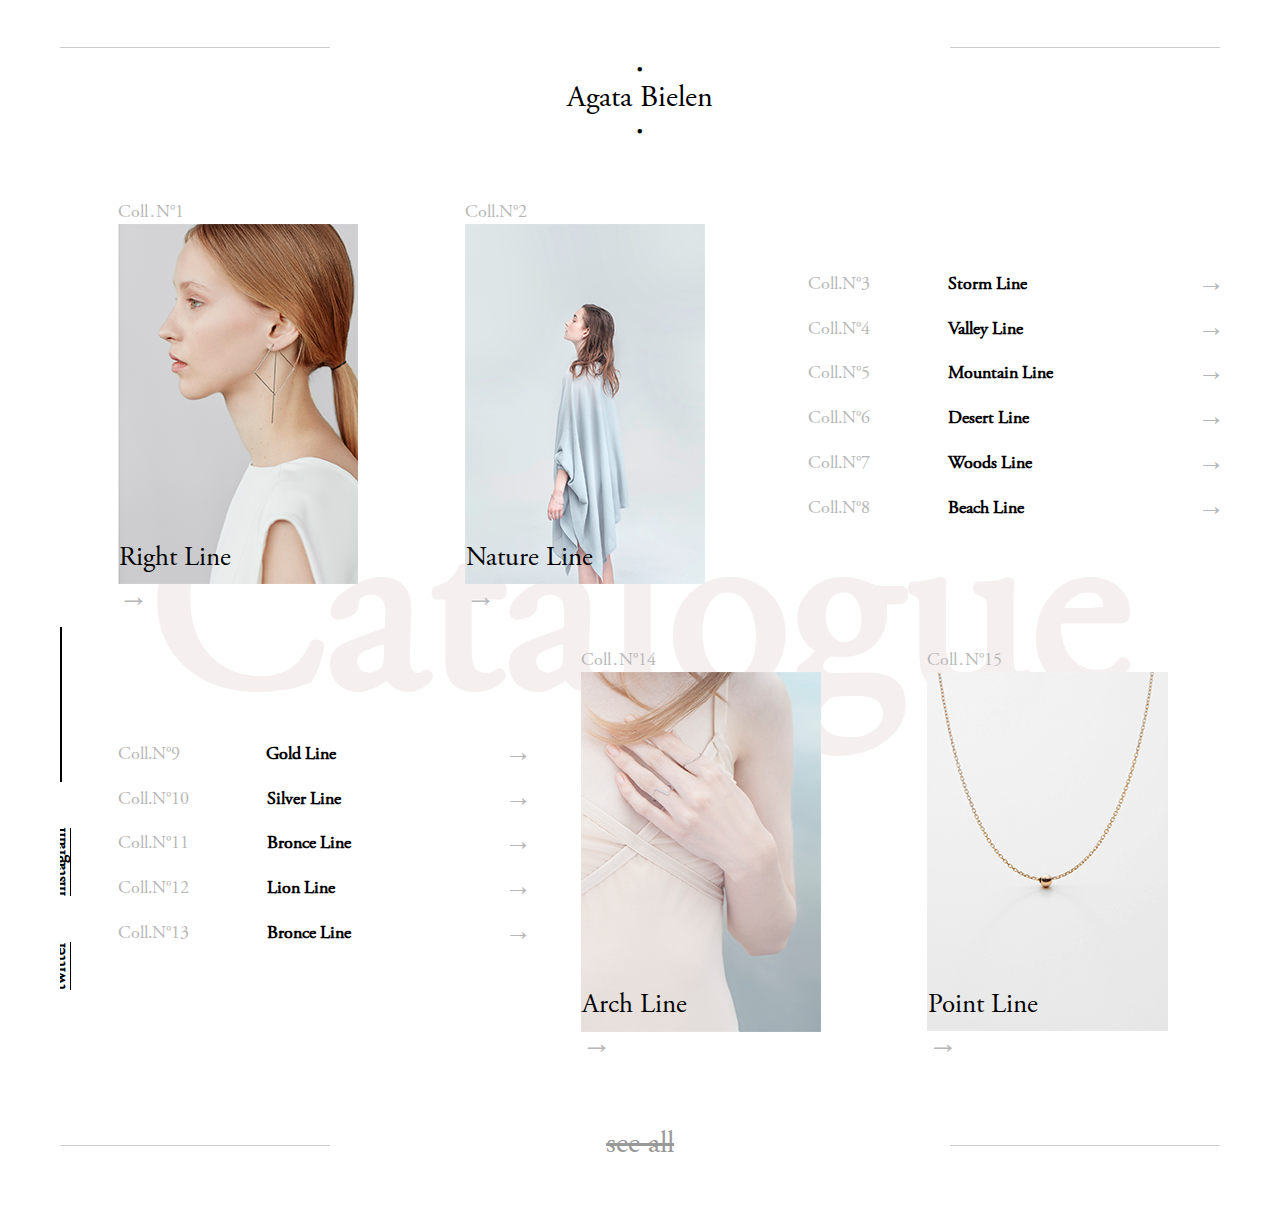
<file: index.html>
<!DOCTYPE html>
<html lang="en">
<head>
	<meta charset="UTF-8">
	<meta name="viewport" content="width=device-width, initial-scale=1.0">
	<title>Agata</title>
	<link rel="stylesheet" href="Normalize.css">
	<link rel="stylesheet" href="Agata.css">
</head>



<body>

	<div class="container">

		<div class="head">
			<div class="topline"></div>

			<div class="toptitle">
				<div class="dot"><span>.</span></div>

				<div class="agatatop">
					<span>Agata Bielen</span>
				</div>

				<div class="dot"><span>.</span></div>			
			</div>

			<div class="topline"></div>
		</div>


		<div class="col1">
			<div class="col1p">
			<a href="Coll 1/Page 1/coll1.html">
				<div class="minivert">
					<span>Coll . N°1</span>
				</div>

				<div class="girl">
					<img src="Img/girl_1.png" alt="">
				</div>

				<div class="abs">
					<h2>Right Line</h2>
					<div>→</div>
				</div>
			</a>
			</div>

			<div class="col1p">
				<!-- <a href="Coll 2/coll2.html"> -->
					<a href="Coll 2/page_1.html">
				<div class="minivert">
					<span>Coll.N°2</span>
				</div>

				<div class="girl">
					<img src="Img/girl_2.png" alt="">
				</div>

				<div class="abs">
					<h2>Nature Line</h2>
					<div>→</div>
				</div>
				</a>
			</div>


			<div class="col1p">

				<div class="textcolls">
					<span>Coll.N°3</span>
					<span class="blm">Storm Line</span>
					<span class="arr">→</span>
				</div>


				<div class="textcolls">
					<span>Coll.N°4</span>
					<span class="blm">Valley Line</span>
					<span class="arr">→</span>
				</div>

				<div class="textcolls">
					<span>Coll.N°5</span>
					<span class="blm">Mountain Line</span>
					<span class="arr">→</span>
				</div>

				<div class="textcolls">
					<span>Coll.N°6</span>
					<span class="blm">Desert Line</span>
					<span class="arr">→</span>
				</div>

				<div class="textcolls">
					<span>Coll.N°7</span>
					<span class="blm">Woods Line</span>
					<span class="arr">→</span>
				</div>

				<div class="textcolls">
					<span>Coll.N°8</span>
					<span class="blm">Beach Line</span>
					<span class="arr">→</span>
				</div>

			</div>

		</div>


		

		<div class="col2">
		

			<div class="col1p arrowcol">

				<div class="textcolls">
					<span>Coll.N°9</span>
					<span class="blm" style="padding-left: 8px;">Gold Line</span>
					<span class="arr">→</span>
				</div>


				<div class="textcolls">
					<span>Coll.N°10</span>
					<span class="blm">Silver Line</span>
					<span class="arr">→</span>
				</div>

				<div class="textcolls">
					<span>Coll.N°11</span>
					<span class="blm">Bronce Line</span>
					<span class="arr">→</span>
				</div>

				<div class="textcolls">
					<span>Coll.N°12</span>
					<span class="blm">Lion Line</span>
					<span class="arr">→</span>
				</div>

				<div class="textcolls">
					<span>Coll.N°13</span>
					<span class="blm">Bronce Line</span>
					<span class="arr">→</span>
				</div>


			</div>


			<div class="col1p">

				<div class="minivert">
					<span>Coll . N°14</span>
				</div>

				<div class="girl">
					<img src="Img/girl_3.png" alt="">
				</div>

				<div class="abs">
					<h2>Arch Line</h2>
					<div>→</div>
				</div>

			</div>


			<div class="col1p">

				<div class="minivert">
					<span>Coll . N°15</span>
				</div>

				<div class="girl">
					<img src="Img/neckless.png" alt="">
				</div>

				<div class="abs">
					<h2>Point Line</h2>
					<div>→</div>
				</div>

			</div>



		</div>


		<div class="head lhead">
			<div class="topline"></div>

			

				<div class="seeall">
					<span>see all</span>
				</div>



			<div class="topline"></div>
		</div>


		<div class="zin">
			<h1>Catalogue</h1>
		</div>



			<div class="verticalline">
				<a href="">twitter</a>
				<a href="">instagram</a>
				<div>
					
				</div>
			</div>

	</div>

<script src="Agata.js"></script>
</body>


</html>

<!-- → -->
</file>
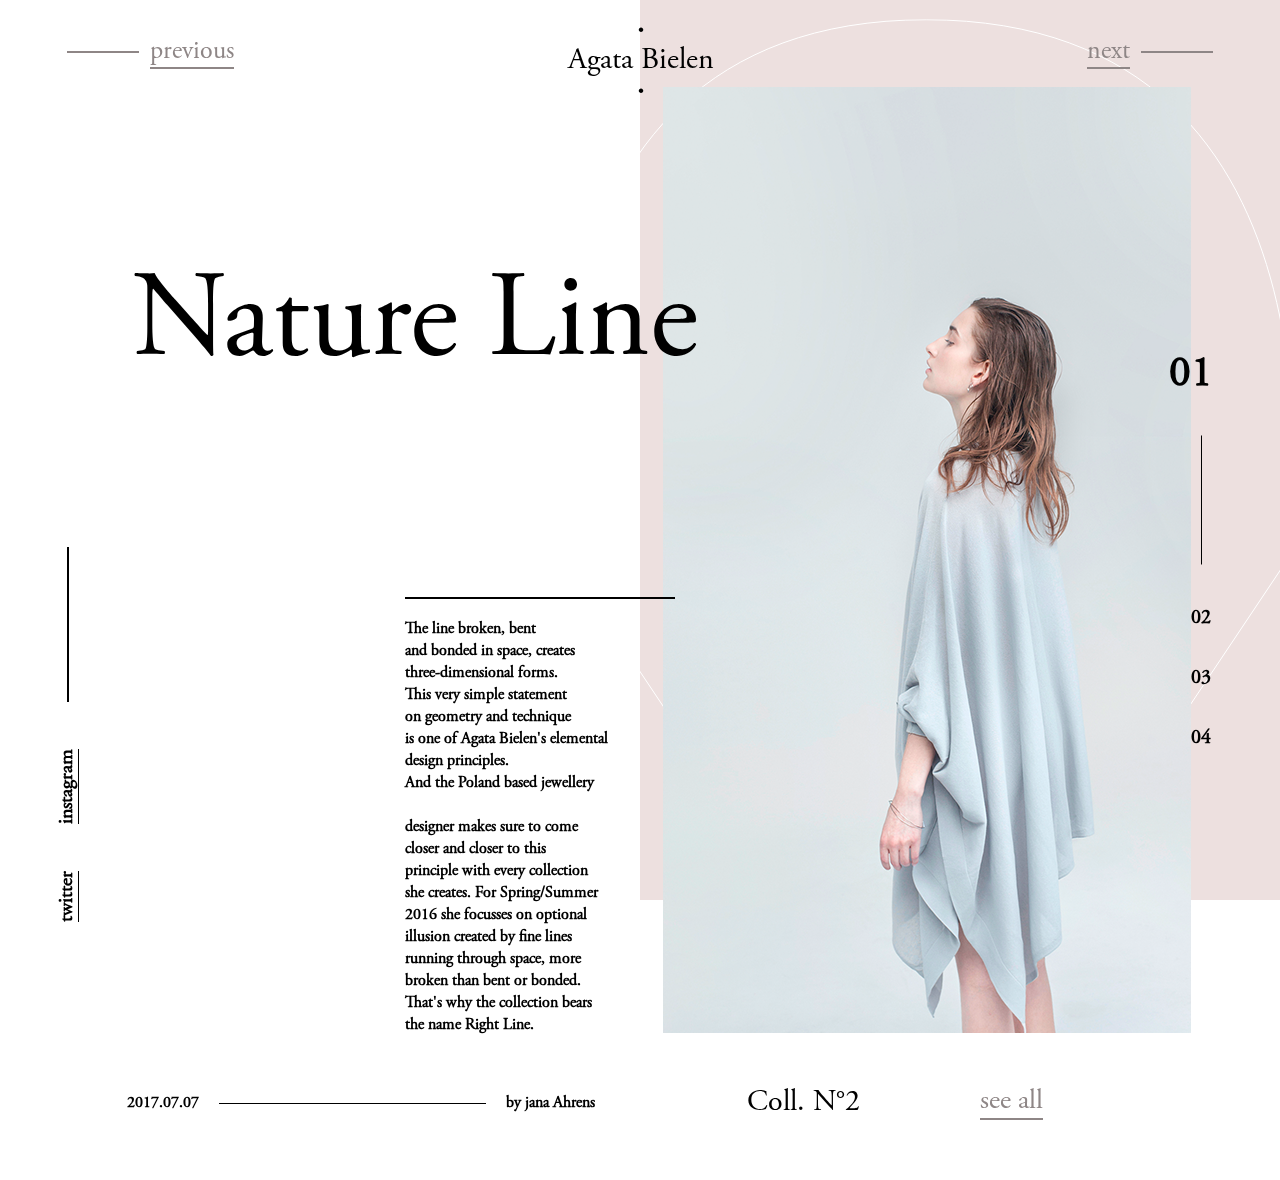
<file: Coll 2/page_1.html>
<!DOCTYPE html>
<html lang="en">
<head>
	<meta charset="UTF-8">
	<meta name="viewport" content="width=device-width, initial-scale=1.0">
	<title>Col 1.1</title>
	<link rel="stylesheet" href="../Normalize.css">
	<link rel="stylesheet" href="../Coll 1/Page 1/coll1.css">
	<link rel="stylesheet" href="../Coll 1/Page 1/coll1 media.css">
	<!-- <link rel="stylesheet" href="../../Coll 1/Page 2/page_2.css"> -->
</head>

<style>
	@media (max-width: 920px){
		body{
			background-color: #ede0df;
		}
	}
</style>	

<body>
	<div class="container">
		<header>
			<div class="next">
				<a href="../index.html">
					<div class="preline"></div>
					<div class="nnext">previous</div>
				</a>
			</div>
						
			<div class="tmiddle">	
				<div class="dot">
					<span>.</span>
				</div>

				<div class="agatatop">
					<span>Agata Bielen</span>
				</div>

				<div class="dot">
					<span>.</span>
				</div>
			</div>	

			<div class="next">
				<a >
					<div class="nnext">next</div>
					<div class="preline"></div>
				</a>
			</div>
		</header>

		<h1>Nature Line</h1>

		<div class="fright">
			<div class="mdigit0">0</div>
			<div class="mdigit1">

			<span>1</span>
			<div class="rline">
			</div>
			<div class="digits">
				02 <br> 03 <br> 04
			</div>

			</div>
		</div>


		<div class="aligntext">
			<div class="maintext">
				<p>
					The line broken, bent <br>
					and bonded in space, creates <br>
					three-dimensional forms. <br>
					This very simple statement <br>
					on geometry and technique <br>
					is one of Agata Bielen's elemental <br>
					design principles. <br>
					And the Poland based jewellery <br><br>
					designer makes sure to come <br>
					closer and closer to this <br>
					principle with every collection <br>
					she creates. For Spring/Summer <br>
					2016 she focusses on optional <br>
					illusion created by fine lines <br>
					running through space, more <br>
					broken than bent or bonded. <br>
					That's why the collection bears <br>
					the name Right Line. <br>
				</p>
			</div>
		</div>

<svg 
 xmlns="http://www.w3.org/2000/svg"
 xmlns:xlink="http://www.w3.org/1999/xlink"
 width="737.5px" height="1081.5px">
<path fill-rule="evenodd"  stroke="rgb(255, 255, 255)" stroke-width="1px" stroke-linecap="butt" stroke-linejoin="miter" fill="none"
 d="M368.500,0.495 C813.500,0.495 729.504,540.500 729.504,540.500 L368.500,1080.505 L7.496,540.500 C7.496,540.500 -76.500,0.495 368.500,0.495 Z"/>
</svg>


		<div class="verticalline">
				<a href="">twitter</a>
				<a href="">instagram</a>
				<div>					
				</div>
		</div>

			<img src="Photo.png" alt="" class="image">

		<div class="foot">
		<div class="dopfoot">	
			<div class="date">
				2017.07.07
			</div>
			<div class="bline"></div>
			<div class="jana">by jana Ahrens</div> </div>

			<div class="botcol">
				Coll. N°2	
			</div>

			<div class="seeall">
				<a href="../index.html">see all</a>
			</div>

		</div>


	</div>

	<div class="photo">
		<!-- <img src="Img/Photo.png" alt="" class="image"> -->			
	</div>

		<!-- <img src="Img/Photo.png" alt="" class="image" style="position: relative;"> -->

</body>

<script src="script_1.js">

</script>



</html>
</file>
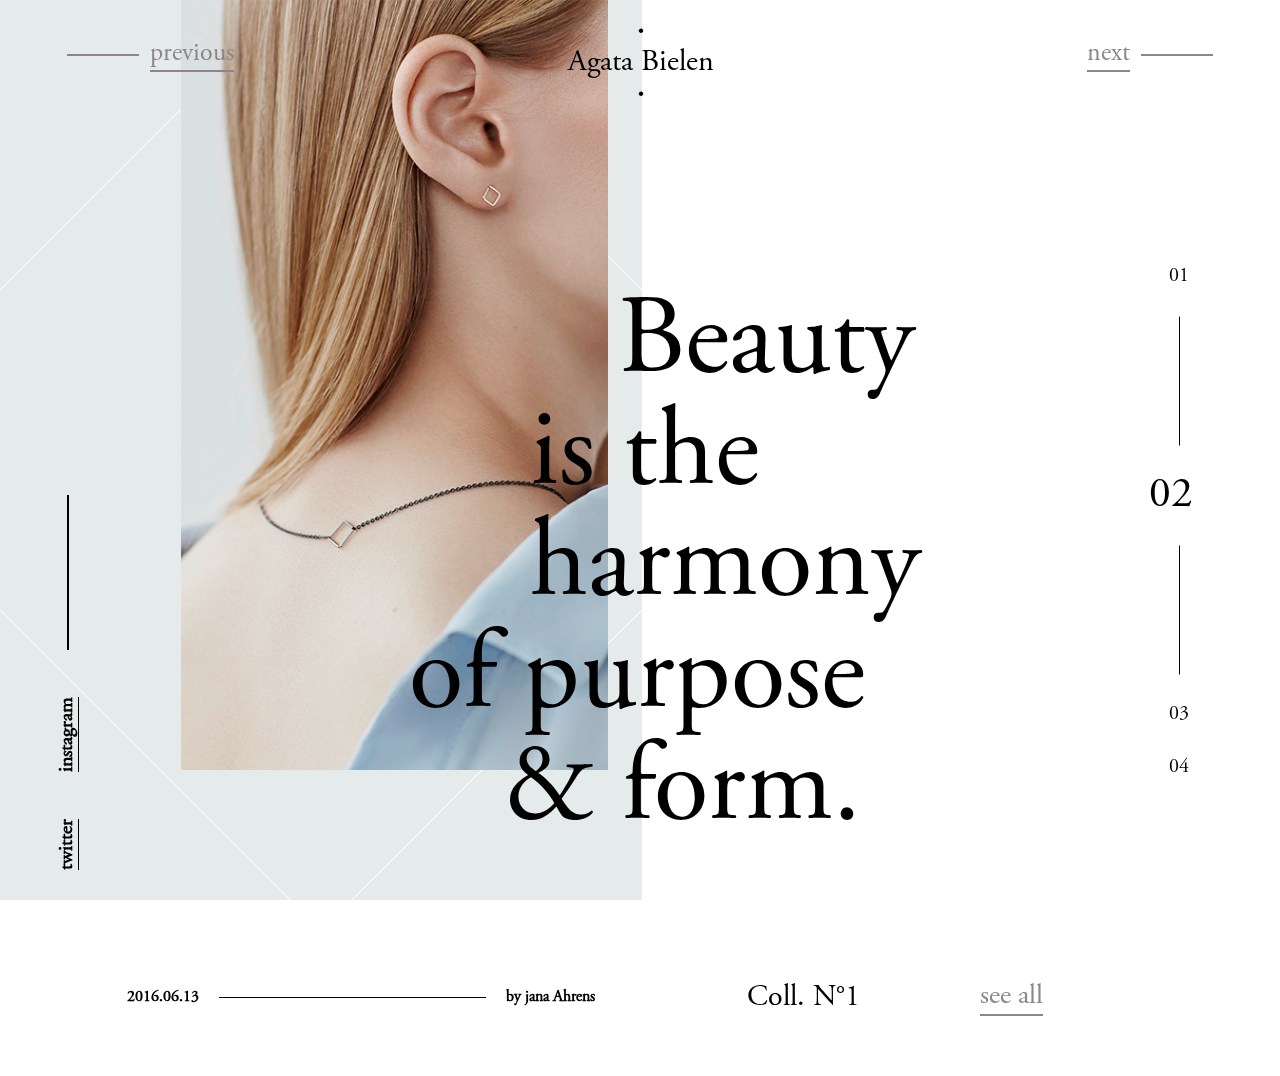
<file: Coll 1/Page 2/page_2.html>
<!DOCTYPE html>
<html lang="en">
<head>
	<meta charset="UTF-8">
	<meta name="viewport" content="width=device-width, initial-scale=1.0">
	<link rel="stylesheet" href="../Page 1/coll1.css">
	<link rel="stylesheet" href="../Page 1/coll1 media.css">
	<link rel="stylesheet" href="page_2.css">
	<title>page_2</title>
</head>
 
<body>
	<div class="container">			
	<header>
			<div class="next">
				<a href="../Page 1/coll1.html">
					<div class="preline"></div>
					<div class="nnext">previous</div>
				</a>
			</div>
						
			<div class="tmiddle">	
				<div class="dot">
					<span>.</span>
				</div>

				<div class="agatatop">
					<span>Agata Bielen</span>
				</div>

				<div class="dot">
					<span>.</span>
				</div>
			</div>	

			<div class="next">
				<a href="../Page 3/page_3.html">
					<div class="nnext">next</div>
					<div class="preline"></div>
				</a>
			</div>
	</header>

	<h1 class="travel">
	<span>Beauty</span> <br>
	<span>is the</span> <br>
	<span>harmony</span> <br>
	<span class="problem">of purpose</span> <br>
	<span>& form.</span>	
	</h1>



<div class="imagec1p2">
		<img src="page2_photo.png" alt="">
	</div>





<div class="bg">
	<div class="romb">
		
	</div>

<!-- 	<div class="imagec1p2">
		<img src="page2_photo.png" alt="">
	</div> -->

</div>

	<div class="fright">
			<div class="c2flt">
	
				<div>01</div>
				<div class="rline dopline"></div>
				<div class="c2num">02</div>
				<div class="rline dopline"></div>
				<div>03</div>

			</div>
				
			<div>04</div>

	</div>



	<div class="verticalline">
				<a href="">twitter</a>
				<a href="">instagram</a>
				<div>					
				</div>
	</div>



	<div class="foot">
		<div class="dopfoot">	
			<div class="date">
				2016.06.13
			</div>
			<div class="bline"></div>
			<div class="jana">by jana Ahrens</div> </div>

			<div class="botcol">
				Coll. N°1	
			</div>

			<div class="seeall">
				<a href="../../index.html">see all</a>
			</div>
	</div>


</div>

</body>

</html>
</file>
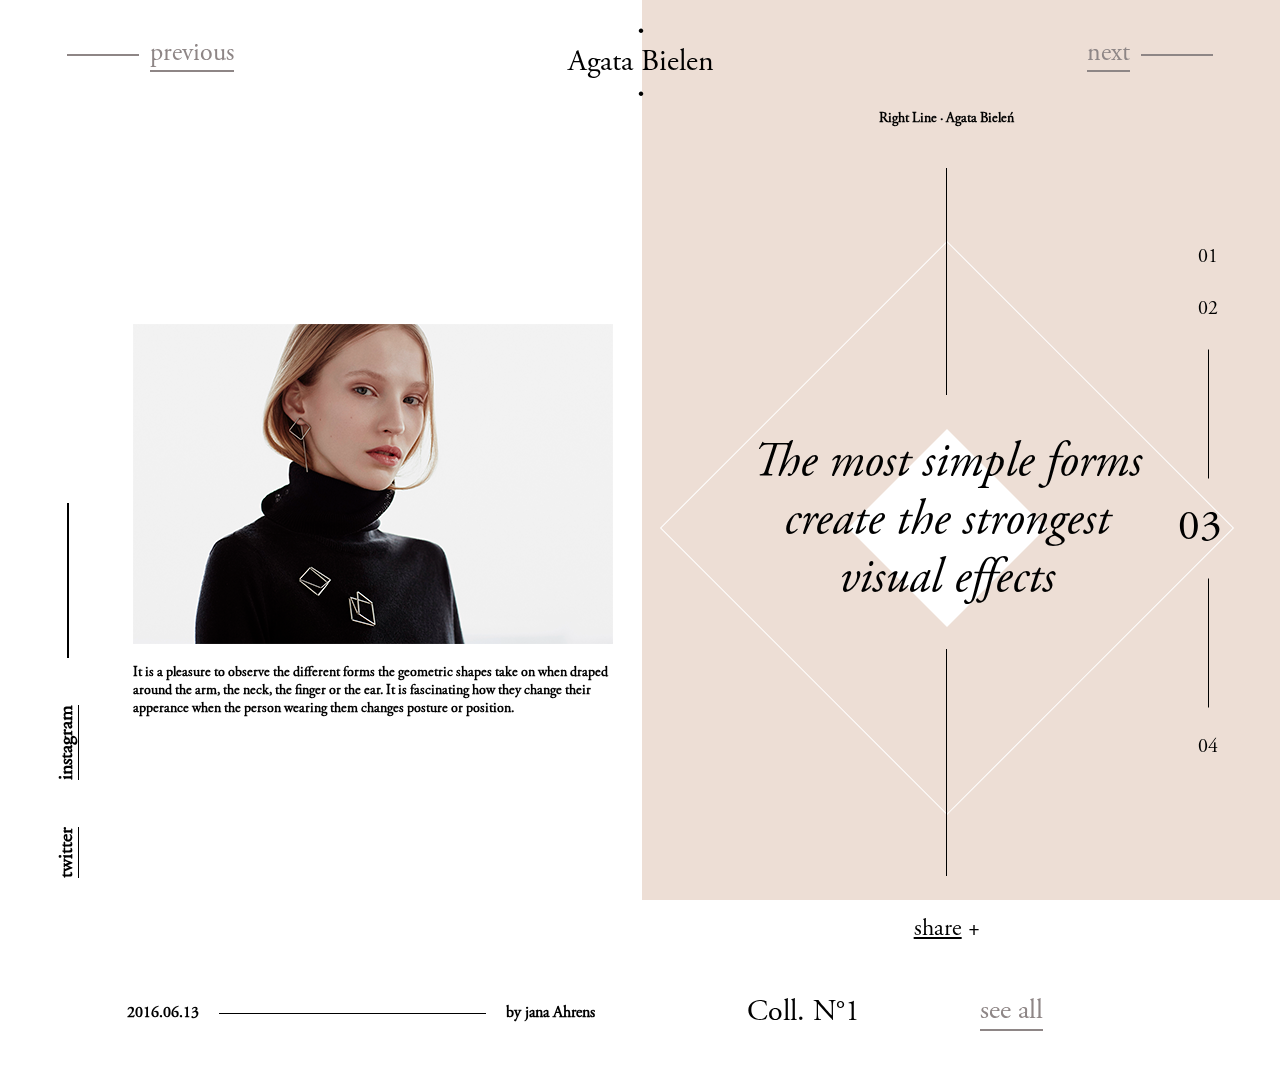
<file: Coll 1/Page 3/page_3.html>
<!DOCTYPE html>
<html lang="en">
<head>
	<meta charset="UTF-8">
	<meta name="viewport" content="width=device-width, initial-scale=1.0">
	<link rel="stylesheet" href="../Page 1/coll1.css">
	<link rel="stylesheet" href="../Page 1/coll1 media.css">
	<link rel="stylesheet" href="page_3.css">
	<title>page_3</title>
</head>

<!-- <style>
	

</style> -->


<body>
	<div class="container">		

	<header>
			<div class="next">
				<a href="../Page 2/page_2.html">
					<div class="preline"></div>
					<div class="nnext">previous</div>
				</a>
			</div>
						
			<div class="tmiddle">	
				<div class="dot">
					<span>.</span>
				</div>

				<div class="agatatop">
					<span>Agata Bielen</span>
				</div>

				<div class="dot">
					<span>.</span>
				</div>
			</div>	

			<div class="next">
				<a href="../Page 4/page_4.html">
					<div class="nnext">next</div>
					<div class="preline"></div>
				</a>
			</div>
	</header>

<div class="c1p3flex">
	
	<div class="imgp3">
		<img src="girl.png" alt="">
		<p style="max-width: 100%">It is a pleasure to observe the different forms the geometric shapes take on when draped around
		the arm, the neck, the finger or the ear. It is fascinating how they change their apperance when
		the person wearing them changes posture or position.</p>
	</div>

	<div class="c1p3geometry">
		<div class="innerromb"></div>
		<div class="innerromb2"></div>
		<div style="font-size: 14px; font-weight: bold;"><span>Right Line  ·  Agata Bieleń</span></div>
		<div class="c1p3geoline"></div>
		<h1>The most simple forms
		create the strongest
		visual effects</h1>
		<div class="c1p3geoline"></div>
		<div class="geoshare">
			<span>share</span> +
		</div>
	</div>


</div>




	<div class="c1p3bg"></div>

	<div class="fright">
				<div>01</div>	
			<div class="c2flt">
				<div>02</div>
				<div class="rline dopline"></div>
				<div class="c2num">03</div>
				<div class="rline dopline"></div>
				<div>04</div>
			</div>				
	</div>

	<div class="verticalline">
				<a href="">twitter</a>
				<a href="">instagram</a>
				<div>					
				</div>
	</div>

	<div class="foot">
		<div class="dopfoot">	
			<div class="date">
				2016.06.13
			</div>
			<div class="bline"></div>
			<div class="jana">by jana Ahrens</div> </div>

			<div class="botcol">
				Coll. N°1	
			</div>

			<div class="seeall">
				<a href="../../index.html">see all</a>
			</div>
	</div>


</div>
</body>
</html>
</file>
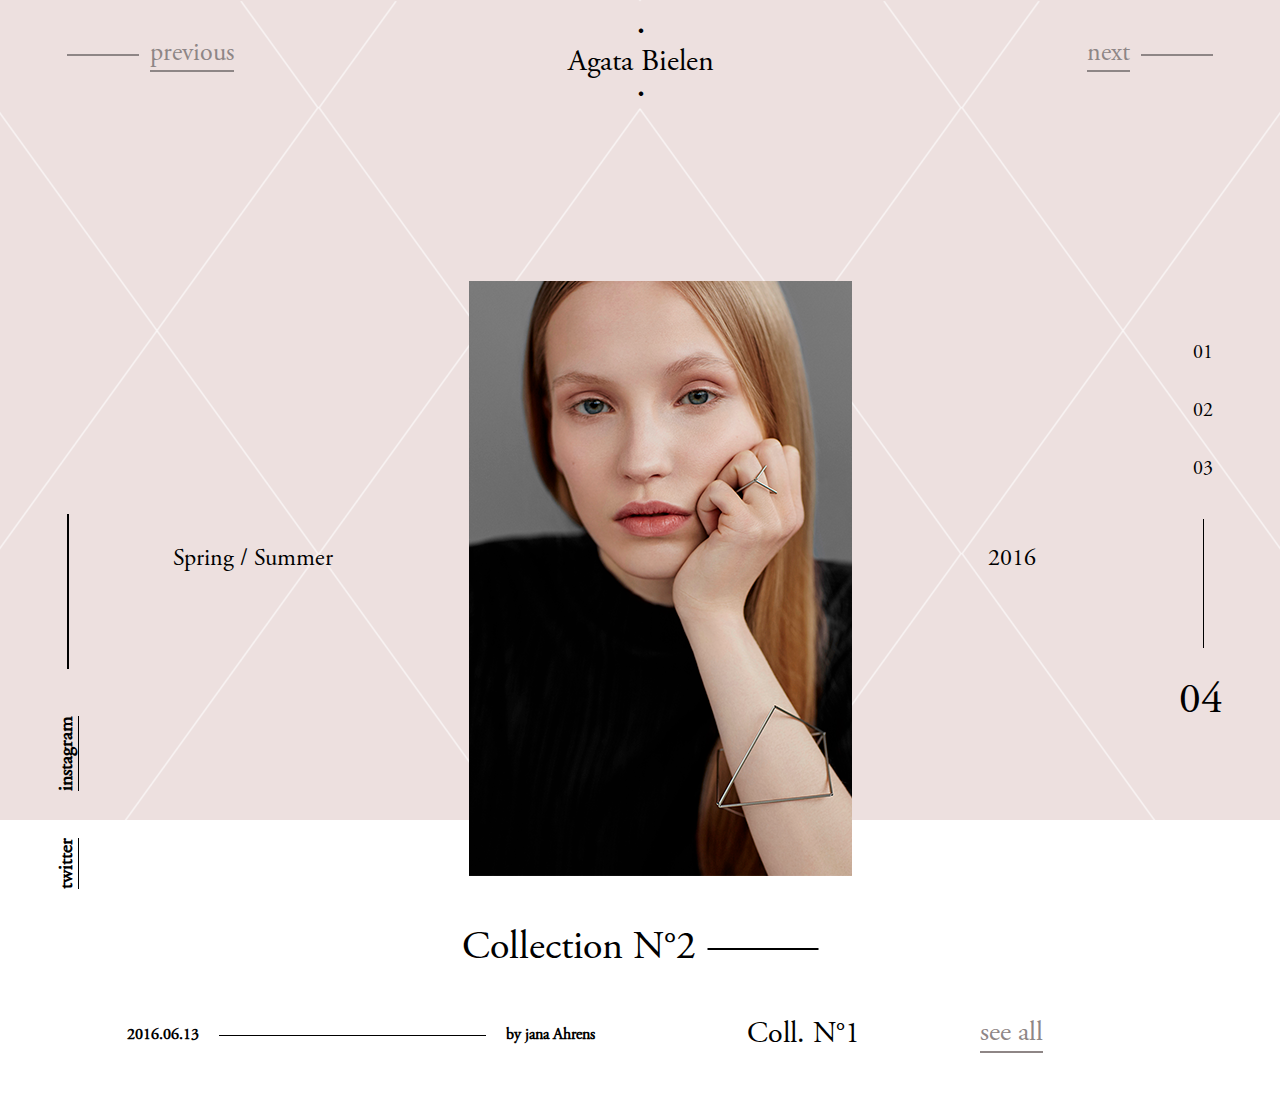
<file: Coll 1/Page 4/page_4.html>
<!DOCTYPE html>
<html lang="en">
<head>
	<meta charset="UTF-8">
	<meta name="viewport" content="width=device-width, initial-scale=1.0">
	<link rel="stylesheet" href="../Page 1/coll1.css">
	<link rel="stylesheet" href="../Page 1/coll1 media.css">
	<link rel="stylesheet" href="coll2.css">
	<!-- <link rel="stylesheet" href="page_4.css"> -->
	<title>Document</title>
</head>
<body>
	<div class="container">
		<header>
			<div class="next">
				<a href="../Page 3/page_3.html">
					<div class="preline"></div>
					<div class="nnext">previous</div>
				</a>
			</div>
						
			<div class="tmiddle">	
				<div class="dot">
					<span>.</span>
				</div>

				<div class="agatatop">
					<span>Agata Bielen</span>
				</div>

				<div class="dot">
					<span>.</span>
				</div>
			</div>	

			<div class="next">
				<a>
					<div class="nnext">next</div>
					<div class="preline"></div>
				</a>
			</div>
		</header>

		<div class="coll2_photo">
			<div class="fwin"><span>Spring / Summer</span></div>
			<div class="c2photo">
				<img src="Img/girl.png" alt="">
			</div>
			<div class="fwin"><span>2016</span></div>
		</div>



		<div class="foot">
			<div class="dopfoot">	
				<div class="date">
					2016.06.13
				</div>
				<div class="bline"></div>
				<div class="jana">by jana Ahrens</div>
			</div>

			<div class="botcol">
				Coll. N°1	
			</div>

			<div class="seeall">
				<a href="../../index.html">see all</a>
			</div>

		</div>


		<div class="fright">
			<div class="c2flt">
	
				<div>01</div>
				<div>02</div>
				<div>03</div>

				<div class="rline" style="line-height: 0px; margin-top: 1rem; margin-bottom: 1.4rem;">
				</div>
			</div>
				
			<div class="c2num">04</div>
		</div>




		<div class="verticalline">
				<a href="">twitter</a>
				<a href="">instagram</a>
				<div>					
				</div>
		</div>


	</div>


<a href="../../Coll 2/page_1.html">
<div class="c2coll">
	<div>Collection N°2</div>
	<div class="c2coll_line"></div>	
</div>
</a>

<div class="clr2">
	<div class="figures"></div>
</div>
</body>
</html>
</file>
<file: Agata.css>
@font-face {
  font-family: "Agara";
  src: url("Fonts/AGaramondPro Regular.otf");
}
body {
  margin: 0px 3.333rem;
}

a {
  color: inherit;
}

.container {
  max-width: 2050px;
  margin: 47px auto 0px auto;
  /*margin-top: 47px;*/
  font-family: "Agara";
  position: relative;
  -webkit-user-select: none;
     -moz-user-select: none;
      -ms-user-select: none;
          user-select: none;
  overflow: hidden;
}

.head {
  display: -webkit-box;
  display: -ms-flexbox;
  display: flex;
  -webkit-box-pack: justify;
      -ms-flex-pack: justify;
          justify-content: space-between;
  margin-bottom: 3.333em;
}

.topline {
  border-top: 1px solid #cccccc;
  -ms-flex-preferred-size: 270px;
      flex-basis: 270px;
}

.toptitle {
  -ms-flex-negative: 0;
      flex-shrink: 0;
  text-align: center;
  font-size: 30px;
}
.toptitle .dot {
  font-weight: bold;
}
.toptitle .dot:last-child {
  margin-top: -7px;
}

.col1 {
  display: -webkit-box;
  display: -ms-flexbox;
  display: flex;
  margin-left: 7.389rem;
  -webkit-column-gap: 140px;
     -moz-column-gap: 140px;
          column-gap: 140px;
}
.col1 .col1p {
  position: relative;
}
.col1 .col1p a {
  display: block;
}
.col1 .col1p:nth-child(3) {
  -ms-flex-preferred-size: 430px;
      flex-basis: 430px;
}

/*.col1p:hover{
	cursor: pointer;

	.minivert{
		transform: translate(4px,100px) rotate(360deg);
		transition: 1s;
	}

	.abs{
		left: 42%;
		color: white; 
		transition: 1s;
		transform: translateX(-50%);}


		.girl:after{
			opacity: 0.5;		
		}
}*/
.girl:after {
  content: "";
  position: absolute;
  -webkit-transition: 0.5s;
  transition: 0.5s;
  opacity: 0;
  width: 100%;
  height: 360px;
  left: 0;
  background-color: black;
}

.arrowcol:hover, .col1 .col1p:nth-child(3):hover {
  cursor: default;
}

.abs {
  position: absolute;
  bottom: -1.4rem;
  left: 1px;
}
.abs h2 {
  font-weight: 100;
  margin-bottom: 8px;
}
.abs div {
  font-size: 30px;
  color: #b6b6b6;
}

.minivert {
  display: inline-block;
  float: left;
  color: #b6b6b6;
  margin-right: 30px;
  word-spacing: -2px;
  -webkit-writing-mode: vertical-rl;
      -ms-writing-mode: tb-rl;
          writing-mode: vertical-rl;
  -webkit-transform: rotate(180deg);
          transform: rotate(180deg);
}

.girl {
  display: inline-block;
  position: relative;
}

.textcolls {
  cursor: pointer;
  /*	&:hover{
  		.blm,span:first-child{
  			color:#e88550;
  			transition: 0.3s;
  			font-weight: bold;}

  	& .arr{
  		animation-name:arrturn;
  		animation-duration: 3s;
  		animation-iteration-count: infinite;	
  		color: #ebb1a2;}						};*/
  margin-bottom: 24px;
}
.textcolls:last-child {
  margin: 0;
}
.textcolls span:first-child {
  padding-right: 4.111rem;
  color: #b6b6b6;
}
.textcolls .blm {
  font-weight: bold;
}
.textcolls .arr {
  float: right;
  -webkit-transform: scale(1.5);
          transform: scale(1.5);
  color: #b6b6b6;
  /*font-size: 22px;*/
  font-weight: bold;
}

@-webkit-keyframes arrturn {
  0% {
    -webkit-transform: translateX(0px) scale(1.5);
            transform: translateX(0px) scale(1.5);
  }
  50% {
    -webkit-transform: translateX(-100px);
            transform: translateX(-100px);
  }
  100% {
    -webkit-transform: translateX(0px) scale(1.6);
            transform: translateX(0px) scale(1.6);
  }
}

@keyframes arrturn {
  0% {
    -webkit-transform: translateX(0px) scale(1.5);
            transform: translateX(0px) scale(1.5);
  }
  50% {
    -webkit-transform: translateX(-100px);
            transform: translateX(-100px);
  }
  100% {
    -webkit-transform: translateX(0px) scale(1.6);
            transform: translateX(0px) scale(1.6);
  }
}
.col2 {
  /*position: relative;*/
  display: -webkit-box;
  display: -ms-flexbox;
  display: flex;
  margin-top: 60px;
  margin-left: 9.8rem;
  -webkit-column-gap: 140px;
     -moz-column-gap: 140px;
          column-gap: 140px;
  margin-bottom: 90px;
}
.col2 .col1p {
  position: relative;
}

.verticalline {
  position: absolute;
  word-spacing: 42px;
  bottom: calc(50% - 362px);
  line-height: 0;
  /*transform: translateY(50%);*/
  -webkit-writing-mode: vertical-lr;
      -ms-writing-mode: tb-lr;
          writing-mode: vertical-lr;
  -webkit-transform: rotate(-180deg);
          transform: rotate(-180deg);
  /*	margin-top: 5rem;*/
  /*max-width: 80px;*/
}
.verticalline div {
  display: inline-block;
  height: 155px;
  width: 2px;
  background-color: black;
}
.verticalline a {
  color: black;
  font-weight: bold;
  /*writing-mode: vertical-lr;*/
  text-decoration: none;
  border-left: 1px solid black;
}

.arrowcol {
  -ms-flex-preferred-size: 40%;
      flex-basis: 40%;
  -ms-flex-item-align: end;
      align-self: flex-end;
  /*max-width: 500px;*/
}
.arrowcol .textcolls {
  max-width: 430px;
}

.lhead {
  -webkit-box-align: center;
      -ms-flex-align: center;
          align-items: center;
  margin-bottom: 2.6112rem;
}

.seeall {
  font-size: 30px;
  color: #999999;
  -ms-flex-negative: 0;
      flex-shrink: 0;
  text-decoration: line-through;
}
.seeall:hover {
  -webkit-transition: 0.5s;
  transition: 0.5s;
  cursor: pointer;
}

.zin {
  position: absolute;
  z-index: -1;
  font-size: 10rem;
  top: 50%;
  left: 50%;
  -webkit-transform: translate(-48%, -50%);
          transform: translate(-48%, -50%);
}
.zin h1 {
  margin: 0;
  color: #f6efef;
}

@media (min-width: 1015px) {
  .col1p:hover {
    cursor: pointer;
    /*.minivert{
    	margin-top: 6rem;
    }*/
    /*img{transform: scale(1.1); transition: 1s; overflow: hidden;}	 */
  }
  .col1p:hover .minivert {
    -webkit-transform: translate(4px, 100px) rotate(360deg);
            transform: translate(4px, 100px) rotate(360deg);
    -webkit-transition: 1s;
    transition: 1s;
  }
  .col1p:hover .abs {
    left: 42%;
    color: white;
    -webkit-transition: 1s;
    transition: 1s;
    -webkit-transform: translateX(-50%);
            transform: translateX(-50%);
  }
  .col1p:hover .girl:after {
    opacity: 0.5;
  }

  .arrowcol:hover {
    cursor: default;
  }

  .textcolls:hover .blm, .textcolls:hover span:first-child {
    /*color: #e88550;*/
    color: pink;
    -webkit-transition: 0.3s;
    transition: 0.3s;
    font-weight: bold;
  }
  .textcolls:hover .arr {
    -webkit-animation-name: arrturn;
            animation-name: arrturn;
    -webkit-animation-duration: 3s;
            animation-duration: 3s;
    -webkit-animation-iteration-count: infinite;
            animation-iteration-count: infinite;
    /*color: #ebb1a2;*/
    color: pink;
  }

  .verticalline:hover div {
    /*background-color: #e88550;*/
    background-color: pink;
    -webkit-transition: 0.2s;
    transition: 0.2s;
  }
  .verticalline a:hover {
    /*color: #e88550;*/
    color: pink;

    /*border-color: #e88550;*/
    border-color: pink;
    -webkit-transition: 0.2s;
    transition: 0.2s;
  }

  .col2 {
    -webkit-transform: translateX(110%);
            transform: translateX(110%);
  }

  .col1 {
    -webkit-transform: translateX(-100%);
            transform: translateX(-100%);
  }
}
@media (max-width: 1733px) {
  .minivert > span {
    -webkit-writing-mode: horizontal-tb;
        -ms-writing-mode: lr-tb;
            writing-mode: horizontal-tb;
  }

  .minivert {
    -webkit-transform: unset;
            transform: unset;
    margin-right: 0;
  }

  .col1 .col1p:nth-child(3), .arrowcol {
    -ms-flex-item-align: center;
        -ms-grid-row-align: center;
        align-self: center;
  }
}
@media (max-width: 1480px) {
  .zin {
    font-size: 7rem;
    left: 50%;
    -webkit-transform: translate(-50%, -50%);
            transform: translate(-50%, -50%);
  }

  .col1 {
    margin-left: 5rem;
  }

  .col2 {
    margin-left: 5.2rem;
  }
}
@media (max-width: 1300px) {
  .col1, .col2 {
    -webkit-column-gap: 3rem;
       -moz-column-gap: 3rem;
            column-gap: 3rem;
    margin-left: 3.2rem;
  }
}
@media (max-width: 1100px) {
  .textcolls span:first-child {
    padding-right: 2rem;
  }
}
@media (max-width: 1015px) {
  .col1, .col2 {
    /*flex-direction: column;*/
    -ms-flex-wrap: wrap;
        flex-wrap: wrap;
    -webkit-box-pack: center;
        -ms-flex-pack: center;
            justify-content: center;
    -webkit-box-align: center;
        -ms-flex-align: center;
            align-items: center;
    gap: 4.5rem;
    -webkit-column-gap: 8rem;
       -moz-column-gap: 8rem;
            column-gap: 8rem;
    margin-left: 0;
  }

  .col2 {
    -webkit-box-orient: horizontal;
    -webkit-box-direction: reverse;
        -ms-flex-direction: row-reverse;
            flex-direction: row-reverse;
    /*margin-top: 24px;*/
  }

  .minivert {
    display: block;
    float: none;
  }

  .col1 .col1p:nth-child(3), .arrowcol {
    /*flex-basis: unset;*/
    -ms-flex-preferred-size: 280px;
        flex-basis: 280px;
    -ms-flex-negative: 0;
        flex-shrink: 0;
  }

  .zin {
    /*writing-mode: vertical-rl;*/
    display: none;
  }

  /*		.textcolls:hover {

  		.arr{
  					animation: none;	}	
  															}		*/
  .arrowcol .textcolls .arr {
    padding: 0;
  }

  .verticalline {
    bottom: 5%;
  }
}
@media (max-width: 783px) {
  .col2 {
    margin-top: 24px;
  }

  .verticalline {
    bottom: 41%;
    -webkit-transform: translateY(50%);
            transform: translateY(50%);
    -webkit-transform: rotate(180deg);
            transform: rotate(180deg);
  }
}
@media (max-width: 500px) {
  .verticalline {
    text-align: center;
    bottom: -5rem;
    -webkit-transform: none;
            transform: none;
    line-height: 1.5rem;
    width: 100%;
    -webkit-writing-mode: horizontal-tb;
        -ms-writing-mode: lr-tb;
            writing-mode: horizontal-tb;
  }
  .verticalline div {
    display: inline-block;
    width: 100%;
    height: 2px;
    -webkit-writing-mode: horizontal-tb;
        -ms-writing-mode: lr-tb;
            writing-mode: horizontal-tb;
  }
  .verticalline a {
    border-left: 0;
    border-bottom: 1px solid;
  }

  .col1 .col1p:nth-child(3), .arrowcol {
    -ms-flex-preferred-size: 230px;
        flex-basis: 230px;
  }

  .textcolls span:first-child {
    padding-right: 1.2rem;
  }

  .textcolls .arr {
    -webkit-transform: scale(1.3);
            transform: scale(1.3);
  }

  .arrowcol > .textcolls span:first-child {
    padding-right: 0.8rem;
  }

  .head {
    -webkit-box-pack: center;
        -ms-flex-pack: center;
            justify-content: center;
  }

  .topline {
    min-width: 45px;
  }
}
</file>
<file: Coll 1/Page 1/coll1.css>
@font-face {
  font-family: "Agara";
  src: url("../../Fonts/AGaramondPro Regular.otf");
}
@font-face {
  font-family: "AgaraBoldItalic";
  src: url("../../Fonts/AGaramondPro-Italic.ttf");
}
a {
  color: inherit;
  text-decoration: none;
}

html {
  font-size: 20px;
}

body {
  font-family: "Agara";
  margin: 0px 3.333rem;
  position: relative;
}

.container {
  /*max-width: 2050px;*/
  margin: 0 auto;
  position: relative;
}

header {
  display: -webkit-box;
  display: -ms-flexbox;
  display: flex;
  -webkit-box-pack: justify;
      -ms-flex-pack: justify;
          justify-content: space-between;
  -webkit-box-align: center;
      -ms-flex-align: center;
          align-items: center;
}

.tmiddle {
  -webkit-transform: translateX(-20px);
          transform: translateX(-20px);
}

.dot {
  text-align: center;
  font-size: 40px;
}

.dot:last-child {
  margin-top: 0px;
}

.agatatop {
  padding-top: 15px;
  line-height: 0px;
  font-size: 1.5rem;
}

.next {
  word-spacing: 0.2rem;
  font-size: 1.3rem;
  color: #8e8686;
  cursor: pointer;
}
.next div {
  display: inline-block;
}
.next .preline {
  width: 72px;
  height: 2px;
  background-color: #8e8686;
  vertical-align: middle;
}
.next .nnext {
  border-bottom: 2px solid #8e8686;
}

h1 {
  font-size: 121.721px;
  font-weight: normal;
  margin-top: 150px;
  margin-left: 65px;
  margin-bottom: 200px;
}

.fright {
  /*float: right;*/
  position: absolute;
  right: 0;
  top: 50%;
  -webkit-transform: translateY(-50%);
          transform: translateY(-50%);
}
.fright .mdigit0 {
  font-size: 43.522px;
  font-weight: bold;
  display: inline-block;
  float: left;
}
.fright .mdigit1 {
  display: inline-block;
}
.fright .mdigit1 span {
  font-size: 43.522px;
  font-weight: bold;
}
.fright .rline {
  height: 129px;
  width: 1px;
  background-color: black;
  vertical-align: middle;
  margin: 35px 0px 25px 10px;
}
.fright .digits {
  line-height: 3rem;
  font-weight: bold;
}

.aligntext {
  max-width: 270px;
  margin: 0 auto;
  border-top: 2px solid;
  -webkit-transform: translateX(-100px);
          transform: translateX(-100px);
}
.aligntext p {
  margin-top: 19px;
  font-size: 16px;
  font-weight: bold;
  line-height: 1.1rem;
}

.verticalline {
  position: absolute;
  -webkit-user-select: none;
     -moz-user-select: none;
      -ms-user-select: none;
          user-select: none;
  word-spacing: 42px;
  bottom: calc(50% - 362px);
  line-height: 0;
  /*transform: translateY(50%);*/
  -webkit-writing-mode: vertical-lr;
      -ms-writing-mode: tb-lr;
          writing-mode: vertical-lr;
  -webkit-transform: rotate(-180deg);
          transform: rotate(-180deg);
  /*	margin-top: 5rem;*/
  /*max-width: 80px;*/
}
.verticalline div {
  display: inline-block;
  height: 155px;
  width: 2px;
  background-color: black;
}
.verticalline a {
  color: black;
  font-weight: bold;
  /*writing-mode: vertical-lr;*/
  text-decoration: none;
  border-left: 1px solid black;
}

.foot {
  display: -webkit-box;
  display: -ms-flexbox;
  display: flex;
  -webkit-box-align: center;
      -ms-flex-align: center;
          align-items: center;
  margin-left: 3rem;
  margin-top: 2.5rem;
  margin-bottom: 3rem;
}

.bline {
  -ms-flex-preferred-size: 267px;
      flex-basis: 267px;
  height: 1px;
  background-color: black;
  margin: 0px 20px 0px 20px;
}

.date, .jana {
  font-size: 16px;
  font-weight: bold;
}

.botcol {
  font-size: 1.5rem;
  margin: 0px 6rem 0px 6rem;
}

.seeall {
  font-size: 1.4rem;
  color: #8e8686;
  text-align: center;
  border-bottom: 2px solid #8e8686;
  cursor: pointer;
}

.photo {
  height: 100%;
  width: 50%;
  text-align: center;
  z-index: -2;
  position: fixed;
  top: 0;
  right: 0;
  background-color: #ede0df;
}
.photo img {
  position: absolute;
  left: 50%;
  top: 50%;
  -webkit-transform: translate(-50%, -50%);
          transform: translate(-50%, -50%);
  height: 85%;
}

.image {
  position: absolute;
  right: 25%;
  top: 50%;
  -webkit-transform: translate(50%, -50%);
          transform: translate(50%, -50%);
  z-index: -1;
  /*height: 85%;*/
  /*height: 700PX;*/
}

svg {
  position: absolute;
  right: 25%;
  top: 50%;
  max-width: 100%;
  z-index: -1;
  -webkit-transform: translate(50%, -50%);
          transform: translate(50%, -50%);
}

.dopfoot {
  display: -webkit-box;
  display: -ms-flexbox;
  display: flex;
  -webkit-box-align: center;
      -ms-flex-align: center;
          align-items: center;
  -ms-flex-preferred-size: 500px;
      flex-basis: 500px;
}

/*
	@import 'coll1 media.scss'*/
</file>
<file: Coll 1/Page 1/coll1 media.css>
@media(min-width: 920px){
  .verticalline:hover div{
    background-color: pink;
    transition: .6s;
  }
  .verticalline a:hover{
    color: pink;
    border-color: pink;
    transition: .2s;
  }
  .next:hover .preline{
    background-color: pink;
    transition: .2s;
  }
  .nnext:hover{
    color: pink;
    border-color: pink;
    transition: .2s;
  }
  .seeall:hover{
    color: pink;
    border-color: pink;
    transition: .2s;
  }
}



@media (max-width: 1079px) {
  .foot {
    margin-left: 0;
  }

  .image {
    height: 600px;
    /*top: 50%;*/
  }

  .botcol{
  	margin: 0 4rem;
    font-size: 1.2rem;
  }

  h1{
    margin: 100px 0px 150px 35px;
  }
  svg{
    display: none;
  }
  .svgs1 svg:first-child{
    display: block;
  }
}

@media (max-width: 920px){
  /*header{flex-direction: column;}
  .next:first-child{
    align-self: flex-start;
  }
  .next:last-child{
    align-self: flex-end;
  }*/

  .botcol{
    margin: 0 2rem;
  }

  .photo{
    display: none;
    /*width: 100%;*/
  }

  .tmiddle{
    transform: none;
  }
  .image{
    position: relative;
    transform: translate(-50%,0);
    height: 500px;
    right: 0;
    left:50%;
  }

  .verticalline{
    bottom: 5rem;
  }

  .fright{
    top: unset;
    right: 0;
    bottom: 4rem;
    transform: none;
  }

  .aligntext{
    max-width: 279px;
    transform: none;
    margin-bottom: 4rem;
  }

  h1{
    font-size: 5rem;
    margin: 3rem 0 4rem 0;
    text-align: center;
  }

 /* svg{
    right: 50%;
    top: 50%;
    transform: translate(50%,-50%);
    max-width: 100vw;
  }*/
}


@media (max-width: 610px){
  header{
    flex-direction: column;
    padding-top: 1rem;
  }
  .next:first-child{
    align-self: flex-start;
  }
  .next:last-child{
    align-self: flex-end;
  }
  .foot{
    flex-direction: column;
    gap:1rem;
    margin-bottom: 10px;
  }
  .dopfoot{
    flex-basis: unset;
    width: 78%;
  }
  .verticalline,.fright{
    bottom: 30%;
    /*transform: translateY(50%);*/
  }
  body{
    margin: 0px 2rem;
  }
  h1{
    font-size: 4rem;
  }
  .aligntext{
    margin-bottom: 3rem;
  }
}

@media (max-width: 440px){
  .image{
    max-height: 400px;
    max-width: 400px;
  }
   body{
    margin: 0px 1rem;
  }

  h1{
    font-size: 3rem;
    margin-bottom: 3rem;
  }
  .next:first-child,.next:last-child{
    align-self: center;
  }.next:last-child{margin-top: 7px;}
  header{
    max-width: 200px;
    margin: 0 auto;
  }
  .dopfoot{
    flex-direction: column;
    gap:0.5rem;
  }
  .bline{
    flex-basis: unset;
    width: 100%;
    height: 1px;
  }
  .foot{
    gap:2rem;
  }
  .aligntext p{
    /*padding-left: 1.8rem;*/
    text-align: center;
  }
  .next .preline{
    display: none;
  }
  .next:before,.next:after{
    content: "";
    display: inline-block;
    width: 30px;
    height: 2px;
    vertical-align: middle;
    background-color: #8e8686;
  }
  .fright, .verticalline{
    /*transform: translateX(10px);*/
    display: none;
  }

}
</file>
<file: Coll 1/Page 2/page_2.css>
.bg {
  position: fixed;
  top: 0;
  left: 0;
  height: 100%;
  width: 50.14%;
  background-color: #e5eaeb;
  z-index: -3;
}

h1 {
  max-width: 550px;
  font-size: 111.721px;
  line-height: 1;
  margin: 180px auto 130px auto;
}


  .c2num{
  font-size: 43.522px;
  transform: translateX(-20px);
  margin: 10px 0px 10px 0px;
  }
  .c2flt{
  float: right;
  line-height: 4rem;
  } 
  .dopline{
    /*line-height: 0px !important;*/
    margin: 0px 0px 0px 10px !important;
  }

.romb {
  /*width: 70%;
  height: 70%;*/
  width: 679px;
  height: 679px;
  position: absolute;
  border: 1px solid white;
  -webkit-transform: translate(-50%, -50%) rotate(45deg);
          transform: translate(-50%, -50%) rotate(45deg);
  left: 50%;
  top: 50%;
  z-index: -2;
}

.imagec1p2 {
  position: absolute;
  top: 0;
  z-index: -1;
  left: 10%;
  /*transform: translateX(-60%);*/
}
.imagec1p2 img {
  height: 770px;
}

.travel span {
  padding-left: 30%;
}

.travel span:first-child {
  padding-left: 46%;
}

.travel .problem {
  padding-left: 8%;
}

.travel span:last-child {
  padding-left: 25%;
}

@media (max-width: 1000px) {
  .imagec1p2 {
    position: absolute;
    top: 50%;
    z-index: -1;
    left: 10%;
    -webkit-transform: translateY(-50%);
            transform: translateY(-50%);
  }
  .imagec1p2 img {
    height: 570px;
  }

  h1 {
    max-width: 550px;
    font-size: 4rem;
    line-height: 1;
    margin: 180px auto 130px auto;
    text-align: center;
  }

  .travel span, .travel span:last-child, .travel span:first-child, .travel .problem {
    padding-left: 0px;
  }
}
@media (min-width: 920px) {
  .verticalline:hover div {
    background-color: #4ab7d5;
  }

  .verticalline a:hover {
    color: #4ab7d5;
    border-color: #4ab7d5;
  }

  .next:hover .preline {
    background-color: #4ab7d5;
  }

  .nnext:hover {
    color: #4ab7d5;
    border-color: #4ab7d5;
  }

  .seeall:hover {
    color: #4ab7d5;
    border-color: #4ab7d5;
  }
}
@media (max-width: 800px) {
  .imagec1p2 {
    position: relative;
    top: unset;
    left: unset;
    -webkit-transform: none;
            transform: none;
    text-align: center;
  }

  .travel {
    margin: 4rem auto;
    font-size: 3.5rem;
  }

  .bg {
    width: 100%;
  }
  
   body{
    background-color: #e5eaeb;
  }
}
@media (max-width: 570px) {
  .imagec1p2 img {
    height: 400px;
    max-width: 100%;
  }

  .travel {
    margin: 3rem auto;
    font-size: 2.5rem;
  }

  /*.romb{
  	display: none;
  }*/
}
</file>
<file: Coll 1/Page 3/page_3.css>
.c1p3flex {
  display: -webkit-box;
  display: -ms-flexbox;
  display: flex;
  -ms-flex-pack: distribute;
      justify-content: space-around;
  -webkit-box-align: center;
      -ms-flex-align: center;
          align-items: center;
}

.c1p3geometry {
  -ms-flex-preferred-size: 400px;
      flex-basis: 400px;
  text-align: center;
  position: relative;
}

.imgp3 {
  /*max-width: 480px;*/
  -ms-flex-preferred-size: 480px;
      flex-basis: 480px;
  font-size: 14px;
  line-height: 1.286;
  font-weight: bold;
  /*	margin-left: 10%;*/
  /*	margin: 200px 0px 200px 0%;*/
}

.c1p3bg {
  position: fixed;
  right: 0;
  top: 0;
  width: calc(50% - 1.97px);
  height: 100%;
  background-color: #edded5;
  z-index: -3;
}

h1 {
  margin: 0;
  font-family: "AgaraBoldItalic";
  font-size: 48px;
  /*text-align: center;*/
}

.c1p3geoline {
  height: 227px;
  width: 1px;
  background-color: #000;
  margin: 40px auto;
}

.geoshare {
  font-size: 24px;
  cursor: pointer;
}
.geoshare span {
  text-decoration: underline;
}
.geoshare:hover {
  color: pink;
  -webkit-transition: 0.2s;
  transition: 0.2s;
}

.innerromb {
  width: 140px;
  height: 140px;
  background-color: white;
  position: absolute;
  z-index: -2;
  top: 50%;
  left: 50%;
  -webkit-transform: translate(-50%, -50%) rotate(45deg);
          transform: translate(-50%, -50%) rotate(45deg);
}

.innerromb2 {
  width: 404px;
  height: 404px;
  border: 1px solid white;
  position: absolute;
  top: 50%;
  left: 50%;
  -webkit-transform: translate(-50%, -50%) rotate(45deg);
          transform: translate(-50%, -50%) rotate(45deg);
  z-index: -2;
}

  .c2num{
  font-size: 43.522px;
  transform: translateX(-20px);
  margin: 10px 0px 10px 0px;
  }
  .c2flt{
  float: right;
  line-height: 4rem;
  }
  .fright{
    transform: translateY(-50%) translateX(29px);
  } 
  .dopline{
    /*line-height: 0px !important;*/
    margin: 0px 0px 0px 10px !important;
  }
  html{
  font-size: 20px;
  }




@media (max-width: 1220px) {
  .c1p3flex {
    -webkit-box-orient: vertical;
    -webkit-box-direction: normal;
        -ms-flex-direction: column;
            flex-direction: column;
    max-width: 480px;
    margin: 60px auto;
  }

  .c1p3bg {
    display: none;
  }

  body {
    background-color: #edded5;
  }
}
@media (max-width: 795px) {
  .innerromb2 {
    max-width: 300px;
    max-height: 300px;
  }
}
@media (max-width: 610px) {
  .imgp3 > img {
    max-width: 100%;
  }
  .verticalline, .fright{
    display: none;
  }
}

@media (max-width: 440px){
  .innerromb2{max-width: 200px; max-height: 200px;}
  .c1p3geometry h1{
    font-size: 2rem;
  }
  .c1p3flex .imgp3{
    flex-basis: unset;
    margin-bottom: 60px;
  }
}
</file>
<file: Coll 1/Page 4/coll2.css>
.clr2 {
  position: absolute;
  z-index: -1;
  top: 0;
  left: 0;
  /*height: 85%;*/
  height: 820px;
  background-color: #ede0df;
  /*	background: url('Img/bg.png') center center no-repeat ;*/
  width: 100%;
}

.figures {
  background: url("Img/figures.png") center center;
  position: absolute;
  top: 0;
  height: 122%;
  width: 100vw;
}

body {
  margin: 0;
}

.container {
  margin-inline: 3.333rem;
}

.coll2_photo {
  max-width: 965px;
  margin-top: 170px;
  margin-inline: auto;
  display: -webkit-box;
  display: -ms-flexbox;
  display: flex;
  -webkit-box-align: center;
      -ms-flex-align: center;
          align-items: center;
  -webkit-box-pack: justify;
      -ms-flex-pack: justify;
          justify-content: space-between;
}

.fwin {
  font-size: 24px;
  min-width: 120px;
  margin-bottom: 45px;
  margin-inline: 15px;
}

.foot {
  margin-top: 133px;
  margin-bottom: 60px;
}

.c2coll {
  /*align-self: flex-end;*/
  display: -webkit-box;
  display: -ms-flexbox;
  display: flex;
  -webkit-box-align: center;
      -ms-flex-align: center;
          align-items: center;
  position: absolute;
  right: -1px;
  bottom: -8px;
  font-size: 48px;
}

.c2coll_line {
  width: 111px;
  height: 2px;
  margin-left: 12px;
  background-color: black;
}

.c2num {
  font-size: 43.522px;
  /*float: none;*/
  margin-right: -10px;
}

.c2flt {
  float: right;
  line-height: 2.9rem;
}

@media (min-width: 920px) {
  .verticalline:hover div {
    background-color: #4ab7d5;
  }

  .verticalline a:hover {
    color: #4ab7d5;
    border-color: #4ab7d5;
  }

  .next:hover .preline {
    background-color: #4ab7d5;
  }

  .nnext:hover {
    color: #4ab7d5;
    border-color: #4ab7d5;
  }

  .seeall:hover {
    color: #4ab7d5;
    border-color: #4ab7d5;
  }
}
@media (max-width: 1450px) {
  .c2coll {
    bottom: 80px;
    right: 50%;
    -webkit-transform: translateX(50%);
            transform: translateX(50%);
    font-size: 40px;
  }
}
@media (max-width: 1200px) {
  img {
    height: 500px;
  }

  .coll2_photo {
    margin-top: 85px;
    -webkit-box-pack: center;
        -ms-flex-pack: center;
            justify-content: center;
    -webkit-column-gap: 1rem;
       -moz-column-gap: 1rem;
            column-gap: 1rem;
  }

  .c2coll {
    font-size: 35px;
    bottom: 100px;
  }
}
@media (max-width: 850px) {
  .coll2_photo {
    -webkit-box-orient: vertical;
    -webkit-box-direction: normal;
        -ms-flex-direction: column;
            flex-direction: column;
    row-gap: 1.2rem;
  }

  .fwin {
    min-width: unset;
    margin: 0;
  }

  .foot {
    margin-top: 3rem;
  }

  .c2coll {
    position: relative;
    font-size: 25px;
    bottom: 15px;
    -webkit-box-pack: center;
        -ms-flex-pack: center;
            justify-content: center;
  }

  .clr2, .figures {
    height: 100%;
  }

  .container{
    margin-inline: 2rem;
  }
}
@media (max-width: 555px) {
  img {
    height: 420px;
  }
}
</file>
